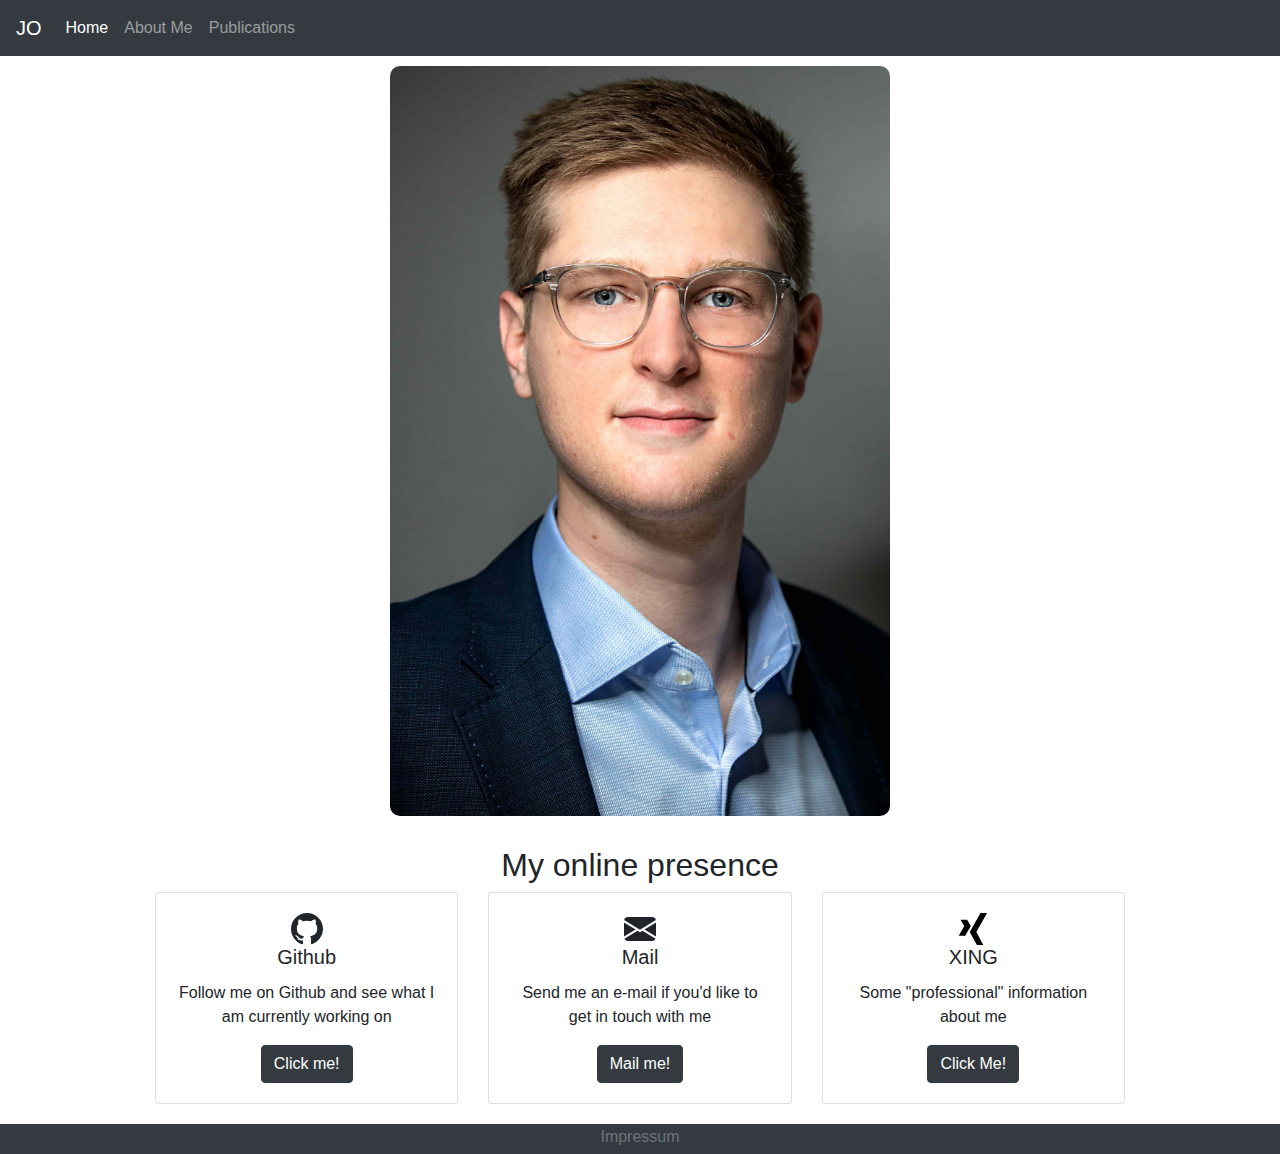
<file: index.html>
<!doctype html>
<html lang="en">

<head>
  <!-- Required meta tags -->
  <meta charset="utf-8">
  <meta name="viewport" content="width=device-width, initial-scale=1">

  <!-- Custom CSS -->
  <link rel="stylesheet" type="text/css" href="style/style.css">
  <link rel="stylesheet" type="text/css" href="style/footer.css">

  <!-- Bootstrap CSS -->
  <link href="assets/bootstrap/css/bootstrap.css" rel="stylesheet">
  <title>jakob-otto.de</title>
</head>

<body>
  <div class="sticky-top bd-example">
    <nav class="navbar navbar-expand-sm navbar-dark bg-dark">
      <a class="navbar-brand" href="index.html">JO</a>
      <button class="navbar-toggler" type="button" data-toggle="collapse" data-target="#navbarNavAltMarkup"
        aria-controls="navbarNavAltMarkup" aria-expanded="false" aria-label="Toggle navigation">
        <span class="navbar-toggler-icon"></span>
      </button>
      <div class="collapse navbar-collapse" id="navbarNavAltMarkup">
        <div class="navbar-nav">
          <a class="nav-item nav-link active" href="index.html">Home</a>
          <a class="nav-item nav-link" href="about_me.html">About Me</a>
          <a class="nav-item nav-link" href="publications.html">Publications</a>
        </div>
      </div>
    </nav>
  </div>

  <div id="page-container">
    <div id="content-wrap">
      <div align="center">
        <!-- This is the big picture of me -->
        <img src="figs/me.jpg" alt="Me" class="image" style="margin:10px;width:90%;max-width:500px">

        <!-- Here are some ways to connect with me! -->
        <div style="margin:20px">
          <div align="center">
            <h2>My online presence</h2>
            <div class="row aligncenter" style="width:100%;max-width:1000px" align="center">
              <div class="col-sm-4">
                <div class="card">
                  <div class="card-body">
                    <svg xmlns="http://www.w3.org/2000/svg" width="32" height="32" fill="currentColor"
                      class="bi bi-github" viewBox="0 0 16 16">
                      <path
                        d="M8 0C3.58 0 0 3.58 0 8c0 3.54 2.29 6.53 5.47 7.59.4.07.55-.17.55-.38 0-.19-.01-.82-.01-1.49-2.01.37-2.53-.49-2.69-.94-.09-.23-.48-.94-.82-1.13-.28-.15-.68-.52-.01-.53.63-.01 1.08.58 1.23.82.72 1.21 1.87.87 2.33.66.07-.52.28-.87.51-1.07-1.78-.2-3.64-.89-3.64-3.95 0-.87.31-1.59.82-2.15-.08-.2-.36-1.02.08-2.12 0 0 .67-.21 2.2.82.64-.18 1.32-.27 2-.27.68 0 1.36.09 2 .27 1.53-1.04 2.2-.82 2.2-.82.44 1.1.16 1.92.08 2.12.51.56.82 1.27.82 2.15 0 3.07-1.87 3.75-3.65 3.95.29.25.54.73.54 1.48 0 1.07-.01 1.93-.01 2.2 0 .21.15.46.55.38A8.012 8.012 0 0 0 16 8c0-4.42-3.58-8-8-8z" />
                    </svg>
                    <h5 class="card-title">Github</h5>
                    <p class="card-text">Follow me on Github and see what I am currently working on</p>
                    <a href="https://github.com/jakobod/" class="btn btn-dark">Click me!</a>
                  </div>
                </div>
              </div>
              <div class="col-sm-4">
                <div class="card">
                  <div class="card-body">
                    <svg xmlns="http://www.w3.org/2000/svg" width="32" height="32" fill="currentColor"
                      class="bi bi-envelope-fill" viewBox="0 0 16 16">
                      <path
                        d="M.05 3.555A2 2 0 0 1 2 2h12a2 2 0 0 1 1.95 1.555L8 8.414.05 3.555zM0 4.697v7.104l5.803-3.558L0 4.697zM6.761 8.83l-6.57 4.027A2 2 0 0 0 2 14h12a2 2 0 0 0 1.808-1.144l-6.57-4.027L8 9.586l-1.239-.757zm3.436-.586L16 11.801V4.697l-5.803 3.546z" />
                    </svg>
                    <h5 class="card-title">Mail</h5>
                    <p class="card-text">Send me an e-mail if you'd like to get in touch with me</p>
                    <a href="mailto:contact@jakob-otto.de" class="btn btn-dark">Mail me!</a>
                  </div>
                </div>
              </div>
              <div class="col-sm-4">
                <div class="card">
                  <div class="card-body">
                    <svg xmlns="http://www.w3.org/2000/svg" width="32" height="32" viewBox="0 0 24 24">
                      <path
                        d="M14.887 24l-5.324-9.667 8.07-14.333h4.933l-8.069 14.333 5.27 9.667h-4.88zm-7.291-19h-4.939l2.768 4.744-4.115 7.256h4.914l4.117-7.271-2.745-4.729z" />
                    </svg>
                    <h5 class="card-title">XING</h5>
                    <p class="card-text">Some "professional" information about me</p>
                    <a href="https://www.xing.com/profile/Jakob_Otto6" class="btn btn-dark">Click Me!</a>
                  </div>
                </div>
              </div>
            </div>
          </div>
        </div>

      </div>
    </div>
    <footer class="bg-dark text-center text-lg-start" id="footer">
      <a href="impressum.html"><span class="text-muted align-middle">Impressum</span></a>
    </footer>
  </div>

  <!-- Scripts -->
  <script src="assets/bootstrap/js/bootstrap.bundle.js"></script>
  <script>window.jQuery || document.write('<script src="assets/jquery-3.5.1.min.js"><\/script>')</script>
  <script src="assets/bootstrap/js/bootstrap.js"></script>

</body>

</html>
</file>
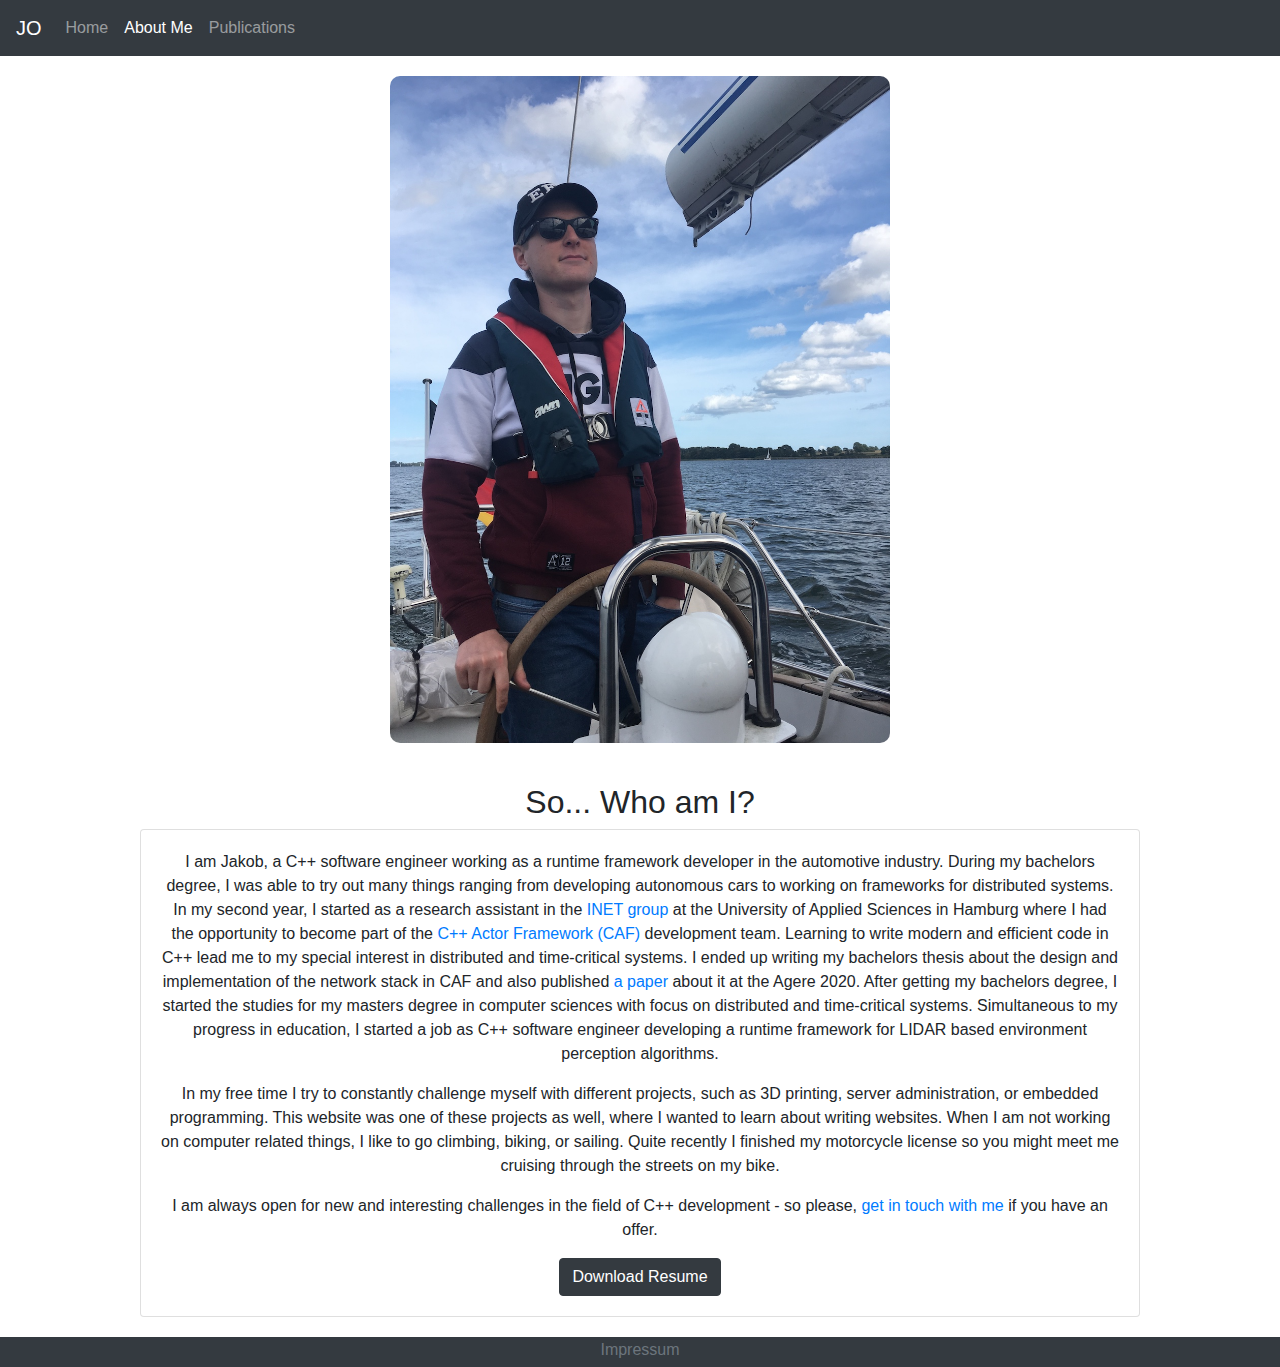
<file: about_me.html>
<!doctype html>
<html lang="en">

<head>
  <title>About Me</title>

  <!-- Required meta tags -->
  <meta charset="utf-8">
  <meta name="viewport" content="width=device-width, initial-scale=1">

  <!-- Custom CSS -->
  <link rel="stylesheet" type="text/css" href="style/style.css">
  <link rel="stylesheet" type="text/css" href="style/footer.css">

  <!-- Bootstrap CSS -->
  <link href="assets/bootstrap/css/bootstrap.css" rel="stylesheet">
</head>

<body>
  <div class="sticky-top bd-example">
    <nav class="navbar navbar-expand-sm navbar-dark bg-dark">
      <a class="navbar-brand" href="index.html">JO</a>
      <button class="navbar-toggler" type="button" data-toggle="collapse" data-target="#navbarNavAltMarkup"
        aria-controls="navbarNavAltMarkup" aria-expanded="false" aria-label="Toggle navigation">
        <span class="navbar-toggler-icon"></span>
      </button>
      <div class="collapse navbar-collapse" id="navbarNavAltMarkup">
        <div class="navbar-nav">
          <a class="nav-item nav-link" href="index.html">Home</a>
          <a class="nav-item nav-link active" href="about_me.html">About Me</a>
          <a class="nav-item nav-link" href="publications.html">Publications</a>
        </div>
      </div>
    </nav>
  </div>
  <div id="page-container">
    <div id="content-wrap">
      <div align="center">
        <img src="figs/sailing.jpg" alt="Me" class="image" style="margin:20px;width:90%;max-width:500px">

        <div align="center">
          <div style="margin:20px">
            <h2>So... Who am I?</h2>
            <div class="card" style="width:90%;max-width:1000px">
              <div class="card-body">
                <p class="card-text">
                  I am Jakob, a C++ software engineer working as a runtime framework developer in the automotive
                  industry.
                  During my bachelors degree, I was able to try out many things ranging from developing autonomous cars
                  to working on frameworks for distributed systems.
                  In my second year, I started as a research assistant in the
                  <a href="https://inet.haw-hamburg.de/"><span>INET group</span></a> at the University of Applied
                  Sciences
                  in Hamburg where I had the opportunity to become part of the
                  <a href="https://www.actor-framework.org/"><span>C++ Actor Framework (CAF)</span></a> development
                  team.
                  Learning to write modern and efficient code in C++ lead me to my special interest in distributed and
                  time-critical systems. I ended up writing my bachelors thesis about the design and implementation of
                  the
                  network stack in CAF and also published
                  <a href="https://dl.acm.org/doi/10.1145/3427760.3428340"><span>a paper</span></a> about it at the
                  Agere 2020.

                  After getting my bachelors degree, I started the studies for my masters degree in computer sciences
                  with focus on
                  distributed and time-critical systems. Simultaneous to my progress in education, I started a job as
                  C++ software
                  engineer developing a runtime framework for LIDAR based environment perception algorithms.
                </p>

                <p class="card-text">
                  In my free time I try to constantly challenge myself with different projects, such as 3D printing,
                  server
                  administration, or embedded programming.
                  This website was one of these projects as well, where I wanted to learn about writing websites.
                  When I am not working on computer related things, I like to go climbing, biking, or sailing.
                  Quite recently I finished my motorcycle license so you might meet me cruising through the streets on
                  my bike.
                </p>

                <p class="card-text">
                  I am always open for new and interesting challenges in the field of C++ development - so please, <a
                    href="index.html"><span>get in touch with
                      me</span></a> if you have an offer.
                </p>
                <a href="files/resume_jakob_otto.pdf" download class="btn btn-dark">Download Resume</a>

              </div>
            </div>
          </div>
        </div>
      </div>
    </div>
    <footer class="bg-dark text-center text-lg-start" id="footer">
      <a href="impressum.html"><span class="text-muted align-middle">Impressum</span></a>
    </footer>
  </div>

  <!-- Scripts -->
  <script src="assets/bootstrap/js/bootstrap.bundle.js"></script>
  <script>window.jQuery || document.write('<script src="assets/jquery-3.5.1.min.js"><\/script>')</script>
  <script src="assets/bootstrap/js/bootstrap.js"></script>
</body>

</html>
</file>
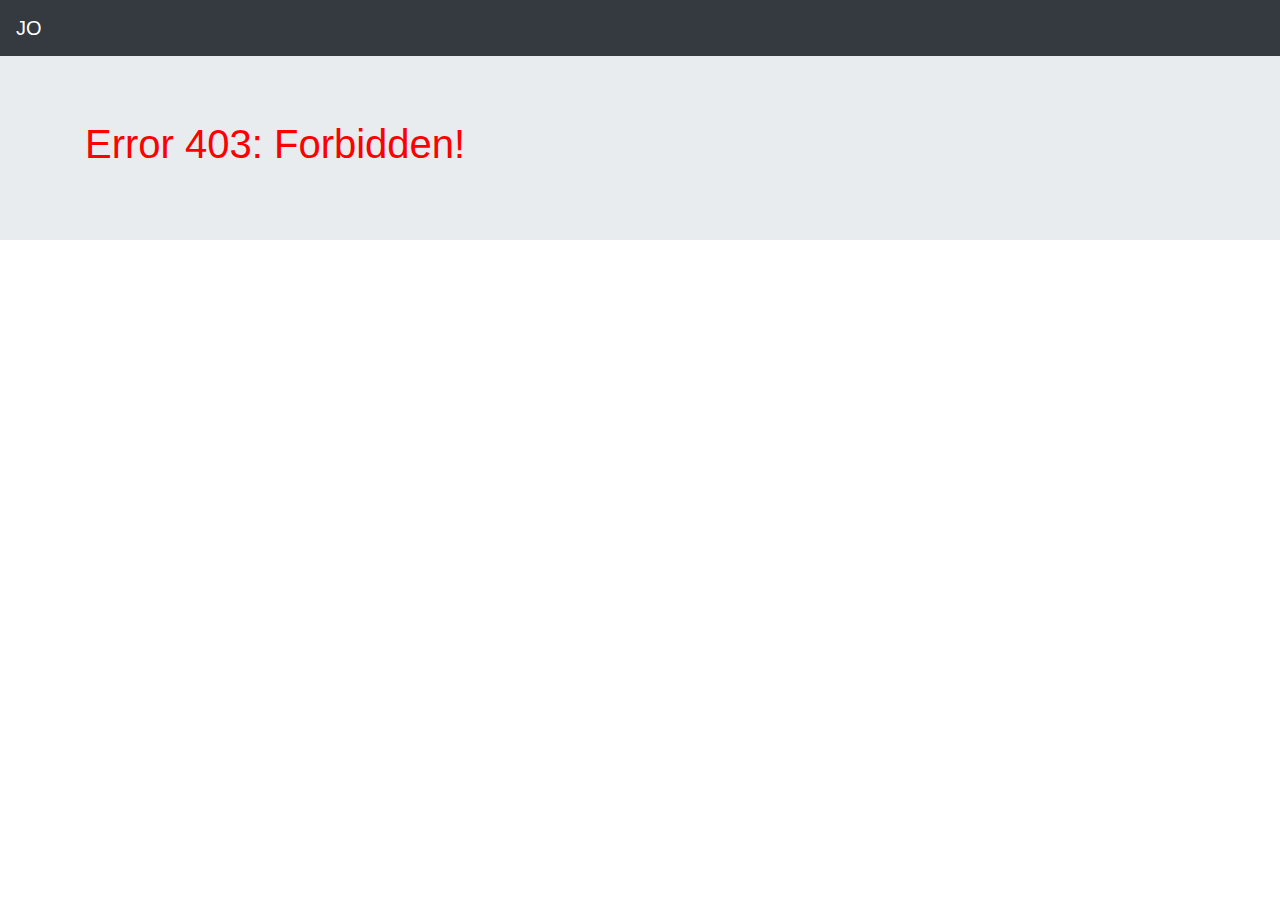
<file: custom_403.html>
<!doctype html>
<html lang="en">

<head>
  <!-- Required meta tags -->
  <meta charset="utf-8">
  <meta name="viewport" content="width=device-width, initial-scale=1">

  <!-- Bootstrap CSS -->
  <link href="assets/bootstrap/css/bootstrap.css" rel="stylesheet">
  <title>403 Forbidden</title>
</head>

<body>
  <div class="sticky-top bd-example">
    <nav class="navbar navbar-expand-sm navbar-dark bg-dark">
      <div class="navbar-brand">JO</div>
    </nav>
  </div>

  <div id="page-container">
    <div id="content-wrap">
      <div class="jumbotron jumbotron-fluid">
        <div class="container">
          <h1 style='color:red'>Error 403: Forbidden!</h1>
        </div>
      </div>
    </div>
  </div>
</body>

</html>
</file>
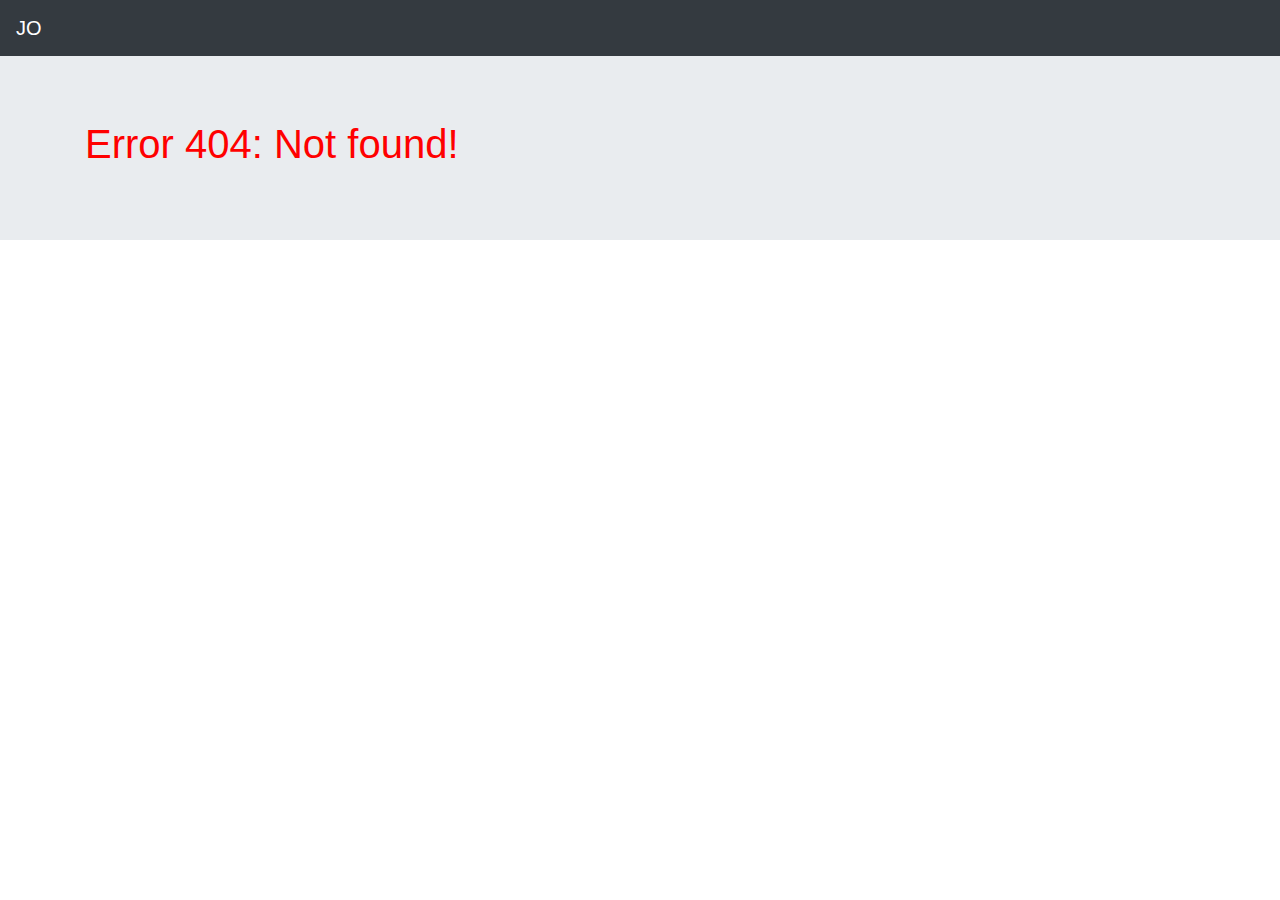
<file: custom_404.html>
<!doctype html>
<html lang="en">

<head>
  <!-- Required meta tags -->
  <meta charset="utf-8">
  <meta name="viewport" content="width=device-width, initial-scale=1">

  <!-- Bootstrap CSS -->
  <link href="assets/bootstrap/css/bootstrap.css" rel="stylesheet">
  <title>404</title>
</head>

<body>
  <div class="sticky-top bd-example">
    <nav class="navbar navbar-expand-sm navbar-dark bg-dark">
      <div class="navbar-brand">JO</div>
    </nav>
  </div>

  <div id="page-container">
    <div id="content-wrap">
      <div class="jumbotron jumbotron-fluid">
        <div class="container">
          <h1 style='color:red'>Error 404: Not found!</h1>
        </div>
      </div>
    </div>
  </div>
</body>

</html>
</file>
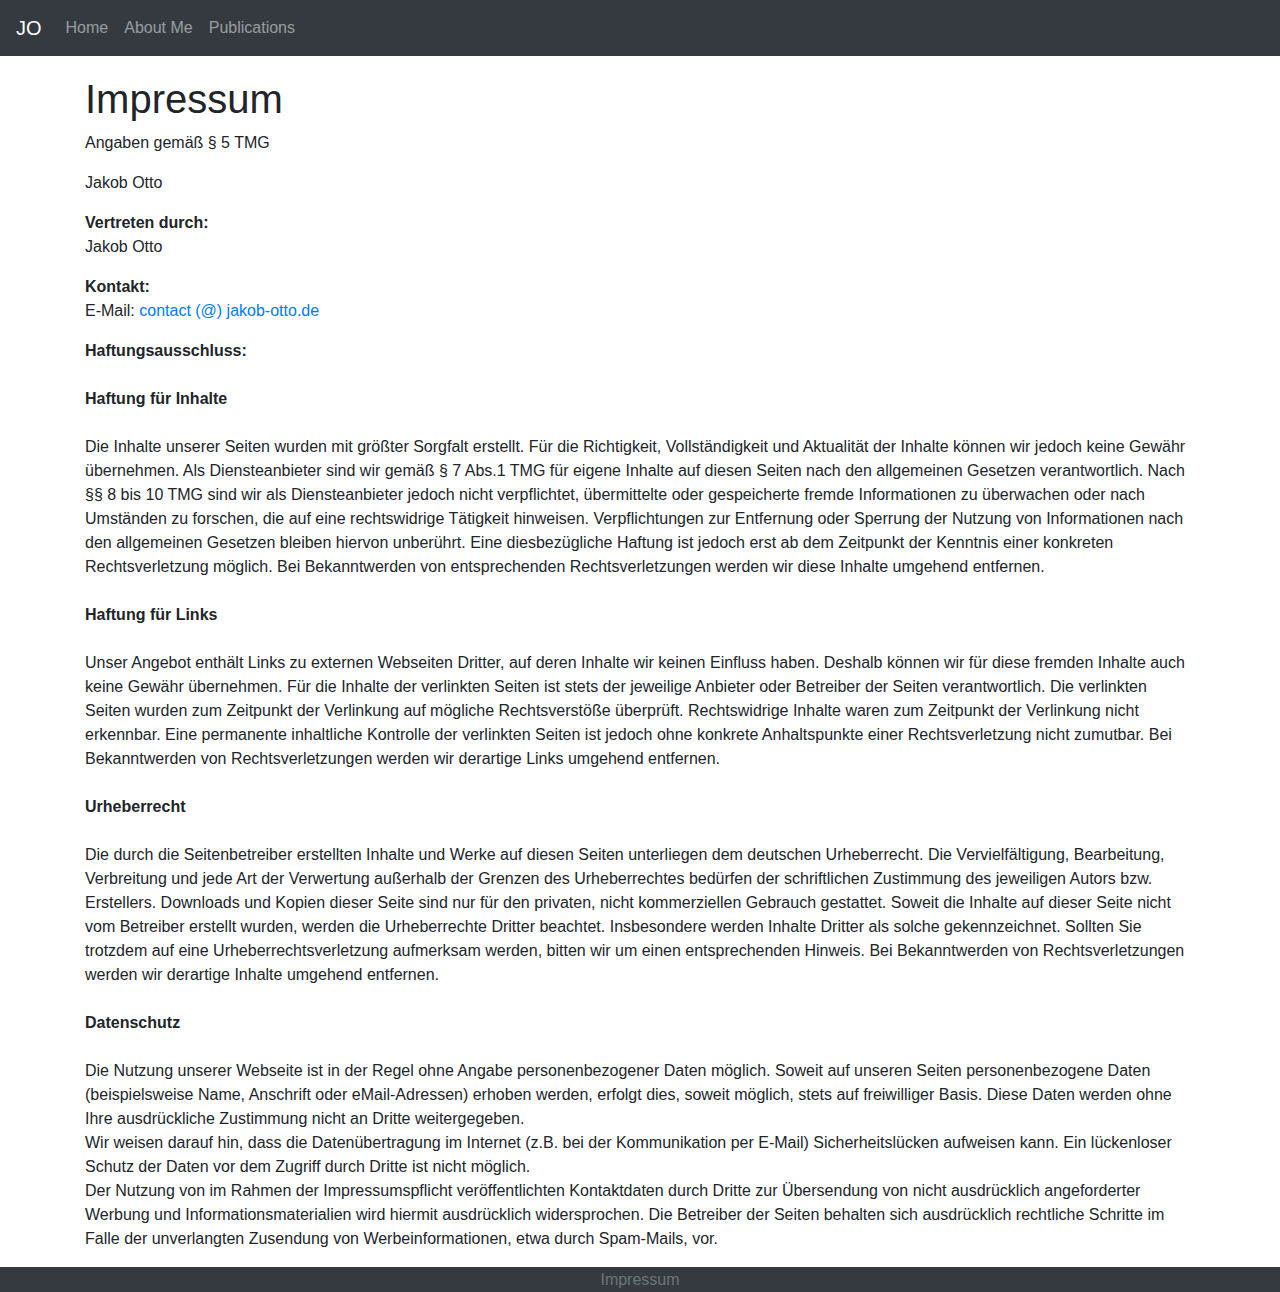
<file: impressum.html>
<!doctype html>
<html lang="en">

<head>
  <title>Impressum</title>

  <!-- Required meta tags -->
  <meta charset="utf-8">
  <meta name="viewport" content="width=device-width, initial-scale=1">

  <!-- Custom CSS -->
  <link rel="stylesheet" type="text/css" href="style/style.css">

  <!-- Bootstrap CSS -->
  <link href="assets/bootstrap/css/bootstrap.css" rel="stylesheet">
</head>

<body>

  <div class="bd-example">
    <nav class="navbar navbar-expand-sm fixed-top navbar-dark bg-dark">
      <a class="navbar-brand" href="index.html">JO</a>
      <button class="navbar-toggler" type="button" data-toggle="collapse" data-target="#navbarNavAltMarkup"
        aria-controls="navbarNavAltMarkup" aria-expanded="false" aria-label="Toggle navigation">
        <span class="navbar-toggler-icon"></span>
      </button>
      <div class="collapse navbar-collapse" id="navbarNavAltMarkup">
        <div class="navbar-nav">
          <a class="nav-item nav-link" href="index.html">Home</a>
          <a class="nav-item nav-link" href="about_me.html">About Me</a>
          <a class="nav-item nav-link" href="publications.html">Publications</a>
        </div>
      </div>
    </nav>
  </div>


  <main role='main' class='container' style='margin-top:75px'>
    <div class='impressum'>
      <h1>Impressum</h1>
      <p>Angaben gemäß § 5 TMG</p>
      <p>Jakob Otto</p>
      <p><strong>Vertreten durch: </strong><br>
        Jakob Otto
      </p>
      <p><strong>Kontakt:</strong> <br>
        E-Mail: <a href='mailto:contact@jakob-otto.de'>contact (@)
          jakob-otto.de</a></br></p>
      <p><strong>Haftungsausschluss: </strong><br><br>
        <strong>Haftung für Inhalte</strong><br><br>
        Die Inhalte unserer Seiten wurden mit größter Sorgfalt erstellt. Für die
        Richtigkeit, Vollständigkeit und Aktualität der Inhalte können wir jedoch
        keine Gewähr übernehmen. Als Diensteanbieter sind wir gemäß § 7 Abs.1 TMG
        für eigene Inhalte auf diesen Seiten nach den allgemeinen Gesetzen
        verantwortlich. Nach §§ 8 bis 10 TMG sind wir als Diensteanbieter jedoch
        nicht verpflichtet, übermittelte oder gespeicherte fremde Informationen zu
        überwachen oder nach Umständen zu forschen, die auf eine rechtswidrige
        Tätigkeit hinweisen. Verpflichtungen zur Entfernung oder Sperrung der
        Nutzung von Informationen nach den allgemeinen Gesetzen bleiben hiervon
        unberührt. Eine diesbezügliche Haftung ist jedoch erst ab dem Zeitpunkt
        der Kenntnis einer konkreten Rechtsverletzung möglich. Bei Bekanntwerden
        von entsprechenden Rechtsverletzungen werden wir diese Inhalte umgehend
        entfernen.
        <br><br>
        <strong>Haftung für Links</strong>
        <br><br>
        Unser Angebot enthält Links zu externen Webseiten Dritter, auf deren
        Inhalte wir keinen Einfluss haben. Deshalb können wir für diese fremden
        Inhalte auch keine Gewähr übernehmen. Für die Inhalte der verlinkten
        Seiten ist stets der jeweilige Anbieter oder Betreiber der Seiten
        verantwortlich. Die verlinkten Seiten wurden zum Zeitpunkt der Verlinkung
        auf mögliche Rechtsverstöße überprüft. Rechtswidrige Inhalte waren zum
        Zeitpunkt der Verlinkung nicht erkennbar. Eine permanente inhaltliche
        Kontrolle der verlinkten Seiten ist jedoch ohne konkrete Anhaltspunkte
        einer Rechtsverletzung nicht zumutbar. Bei Bekanntwerden von
        Rechtsverletzungen werden wir derartige Links umgehend
        entfernen.
        <br><br>
        <strong>Urheberrecht</strong>
        <br><br>
        Die durch die Seitenbetreiber erstellten Inhalte und Werke auf diesen
        Seiten unterliegen dem deutschen Urheberrecht. Die Vervielfältigung,
        Bearbeitung, Verbreitung und jede Art der Verwertung außerhalb der Grenzen
        des Urheberrechtes bedürfen der schriftlichen Zustimmung des jeweiligen
        Autors bzw. Erstellers. Downloads und Kopien dieser Seite sind nur für den
        privaten, nicht kommerziellen Gebrauch gestattet. Soweit die Inhalte auf
        dieser Seite nicht vom Betreiber erstellt wurden, werden die Urheberrechte
        Dritter beachtet. Insbesondere werden Inhalte Dritter als solche
        gekennzeichnet. Sollten Sie trotzdem auf eine Urheberrechtsverletzung
        aufmerksam werden, bitten wir um einen entsprechenden Hinweis. Bei
        Bekanntwerden von Rechtsverletzungen werden wir derartige Inhalte umgehend
        entfernen.
        <br><br>
        <strong>Datenschutz</strong>
        <br><br>
        Die Nutzung unserer Webseite ist in der Regel ohne Angabe
        personenbezogener
        Daten möglich. Soweit auf unseren Seiten personenbezogene Daten
        (beispielsweise Name, Anschrift oder eMail-Adressen) erhoben werden,
        erfolgt
        dies, soweit möglich, stets auf freiwilliger Basis. Diese Daten werden
        ohne
        Ihre ausdrückliche Zustimmung nicht an Dritte weitergegeben.
        <br>
        Wir weisen darauf hin, dass die Datenübertragung im Internet (z.B. bei der
        Kommunikation per E-Mail) Sicherheitslücken aufweisen kann. Ein
        lückenloser
        Schutz der Daten vor dem Zugriff durch Dritte ist nicht möglich.
        <br>
        Der Nutzung von im Rahmen der Impressumspflicht veröffentlichten
        Kontaktdaten durch Dritte zur Übersendung von nicht ausdrücklich
        angeforderter Werbung und Informationsmaterialien wird hiermit
        ausdrücklich
        widersprochen. Die Betreiber der Seiten behalten sich ausdrücklich
        rechtliche Schritte im Falle der unverlangten Zusendung von
        Werbeinformationen, etwa durch Spam-Mails, vor.
        <br>
      </p>
    </div>
  </main>


  <footer class="bg-dark text-center text-lg-start">
    <a href="impressum.html"><span class="text-muted align-middle">Impressum</span></a>
  </footer>

  <!-- Scripts -->
  <script src="assets/bootstrap/js/bootstrap.bundle.js"></script>
  <script>window.jQuery || document.write('<script src="assets/jquery-3.5.1.min.js"><\/script>')</script>
  <script src="assets/bootstrap/js/bootstrap.js"></script>
</body>

</html>
</file>
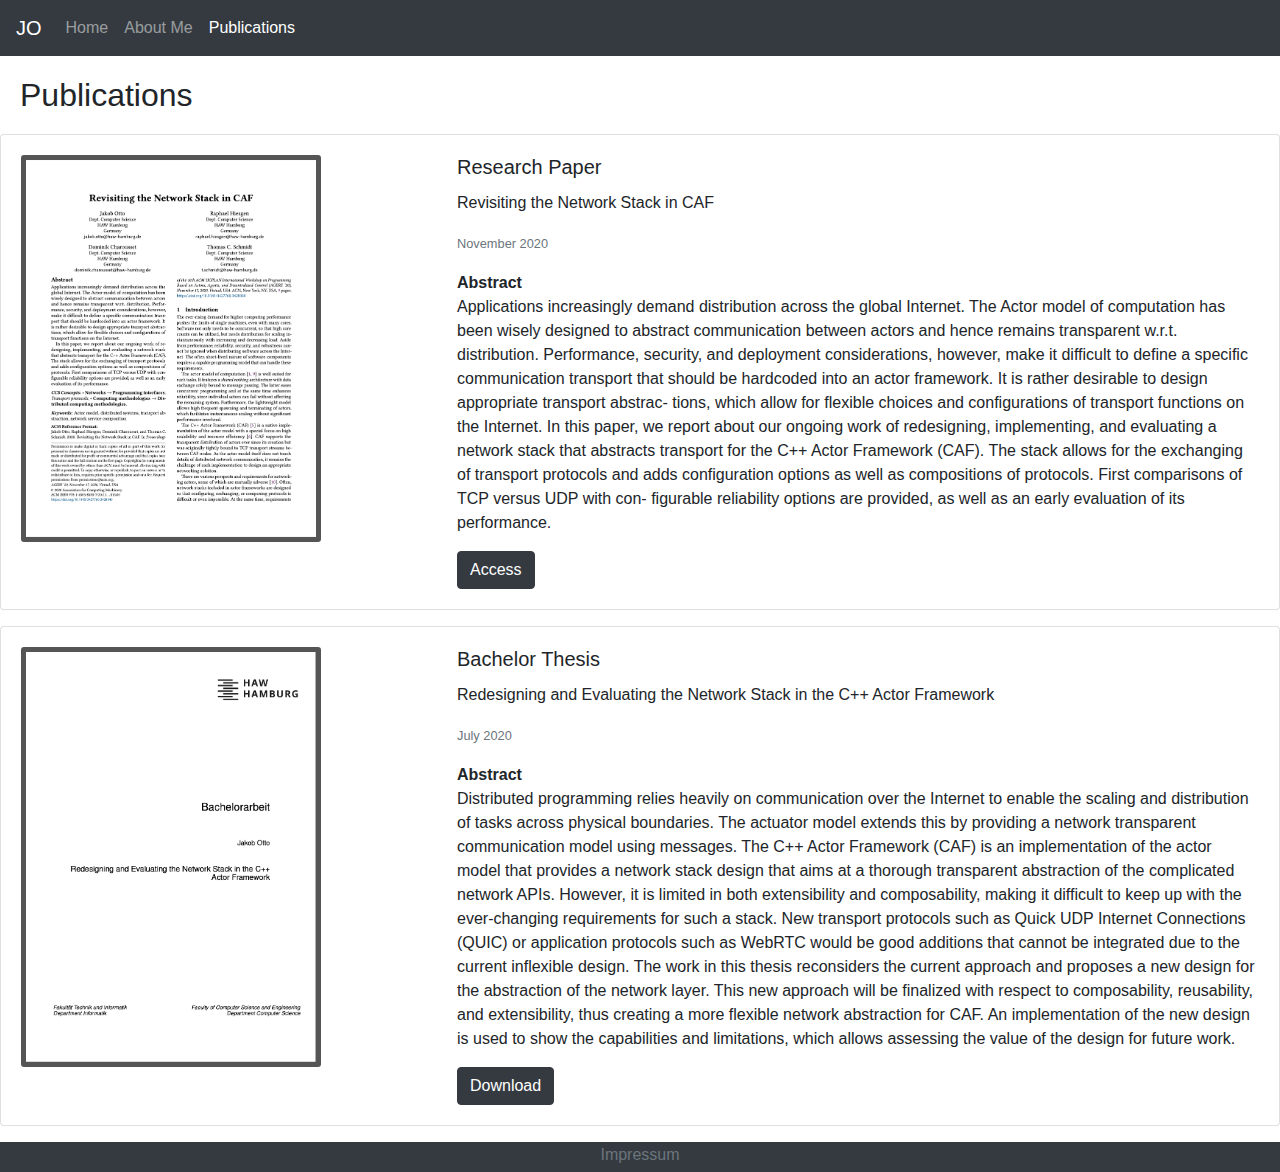
<file: publications.html>
<!doctype html>
<html lang="en">

<head>
  <title>Publications</title>
  <!-- Required meta tags -->
  <meta charset="utf-8">
  <meta name="viewport" content="width=device-width, initial-scale=1">

  <!-- Custom CSS -->
  <link rel="stylesheet" type="text/css" href="style/style.css">
  <link rel="stylesheet" type="text/css" href="style/footer.css">

  <!-- Bootstrap CSS -->
  <link href="assets/bootstrap/css/bootstrap.css" rel="stylesheet">
</head>

<body>
  <div class="sticky-top bd-example">
    <nav class="navbar navbar-expand-sm navbar-dark bg-dark">
      <a class="navbar-brand" href="index.html">JO</a>
      <button class="navbar-toggler" type="button" data-toggle="collapse" data-target="#navbarNavAltMarkup"
        aria-controls="navbarNavAltMarkup" aria-expanded="false" aria-label="Toggle navigation">
        <span class="navbar-toggler-icon"></span>
      </button>
      <div class="collapse navbar-collapse" id="navbarNavAltMarkup">
        <div class="navbar-nav">
          <a class="nav-item nav-link" href="index.html">Home</a>
          <a class="nav-item nav-link" href="about_me.html">About Me</a>
          <a class="nav-item nav-link active" href="publications.html">Publications</a>
        </div>
      </div>
    </nav>
  </div>

  <div id="page-container">
    <div id="content-wrap">
      <div style="margin:20px">
        <div class="center">
          <h2>Publications</h2>
        </div>
      </div>

      <div class="center">
        <div class="card mb-3">
          <div class="row g-0">
            <div class="col-md-4">
              <img src="figs/agere2020.png" class="card-img-top card-img" alt="agere2020" style="margin:20px"
                width="5px">
            </div>
            <div class="col-md-8">
              <div class="card-body">
                <h5 class="card-title">Research Paper</h5>
                <p class="card-text">Revisiting the Network Stack in CAF</p>
                <p class="card-text"><small class="text-muted">November 2020</small></p>
                <p><strong>Abstract</strong><br>
                  Applications increasingly demand distribution across the global Internet. The Actor model of
                  computation has been wisely designed to abstract communication between actors and hence remains
                  transparent w.r.t. distribution. Performance, security, and deployment considerations, however, make
                  it difficult to define a specific communication transport that should be hardcoded into an actor
                  framework. It is rather desirable to design appropriate transport abstrac- tions, which allow for
                  flexible choices and configurations of transport functions on the Internet.
                  In this paper, we report about our ongoing work of redesigning, implementing, and evaluating a
                  network stack that abstracts transport for the C++ Actor Framework (CAF). The stack allows for the
                  exchanging of transport protocols and adds configuration options as well as compositions of protocols.
                  First comparisons of TCP versus UDP with con- figurable reliability options are provided, as well as
                  an early evaluation of its performance.
                </p>
                <a href="https://dl.acm.org/doi/10.1145/3427760.3428340" class="btn btn-dark">Access</a>
              </div>
            </div>
          </div>
        </div>

        <div class="card mb-3">
          <div class="row g-0">
            <div class="col-md-4">
              <img src="figs/Bachelors.png" class="card-img-top card-img" alt="Bachelor_Thesis" style="margin:20px"
                width="5px">
            </div>
            <div class="col-md-8">
              <div class="card-body">
                <h5 class="card-title">Bachelor Thesis</h5>
                <p class="card-text">Redesigning and Evaluating the Network Stack in the C++ Actor Framework</p>
                <p class="card-text"><small class="text-muted">July 2020</small></p>
                <p><strong>Abstract</strong><br>
                  Distributed programming relies heavily on communication over the Internet to enable the scaling and
                  distribution of tasks across physical boundaries. The actuator model extends this by providing a
                  network transparent communication model using messages. The C++ Actor Framework (CAF) is an
                  implementation of the actor model that provides a network stack design that aims at a thorough
                  transparent abstraction of the complicated network APIs. However, it is limited in both extensibility
                  and composability, making it difficult to keep up with the ever-changing requirements for such a
                  stack. New transport protocols such as Quick UDP Internet Connections (QUIC) or application protocols
                  such as WebRTC would be good additions that cannot be integrated due to the current inflexible design.
                  The work in this thesis reconsiders the current approach and proposes a new design for the abstraction
                  of the network layer. This new approach will be finalized with respect to composability, reusability,
                  and extensibility, thus creating a more flexible network abstraction for CAF. An implementation of the
                  new design is used to show the capabilities and limitations, which allows assessing the value of the
                  design for future work.</p>
                <a href="files/bachelor_thesis_jakob_otto.pdf" download class="btn btn-dark">Download</a>
              </div>
            </div>
          </div>
        </div>
      </div>

    </div>
    <footer class="bg-dark text-center text-lg-start" id="footer">
      <a href="impressum.html"><span class="text-muted align-middle">Impressum</span></a>
    </footer>
  </div>

  <!-- Scripts -->
  <script src="assets/bootstrap/js/bootstrap.bundle.js"></script>
  <script>window.jQuery || document.write('<script src="assets/jquery-3.5.1.min.js"><\/script>')</script>
  <script src="assets/bootstrap/js/bootstrap.js"></script>
</body>

</html>
</file>
<file: style/style.css>
.image {
  border-radius: 10px;
}

.aligncenter {
    text-align: center;
}

.card-text {
  min-height: 100;
  min-width: 110px;
}

.card-img{
  width:100%;
  max-width:300px;
  border: 5px solid #555;
}
</file>
<file: style/footer.css>
/* -- Footer stuff -- */
/* 
 * Puts a Footer at the bottom of content or at the bottom of the page if not 
 * enough content is shown
*/

#page-container {
  position: relative;
  min-height: calc(100vh - 56px); /* Viewport height - navbar height*/
}

#content-wrap {
  padding-bottom: 30px;
}

#footer {
  position: absolute;
  bottom: 0;
  width: 100%;
  height: 30px;
}
</file>
